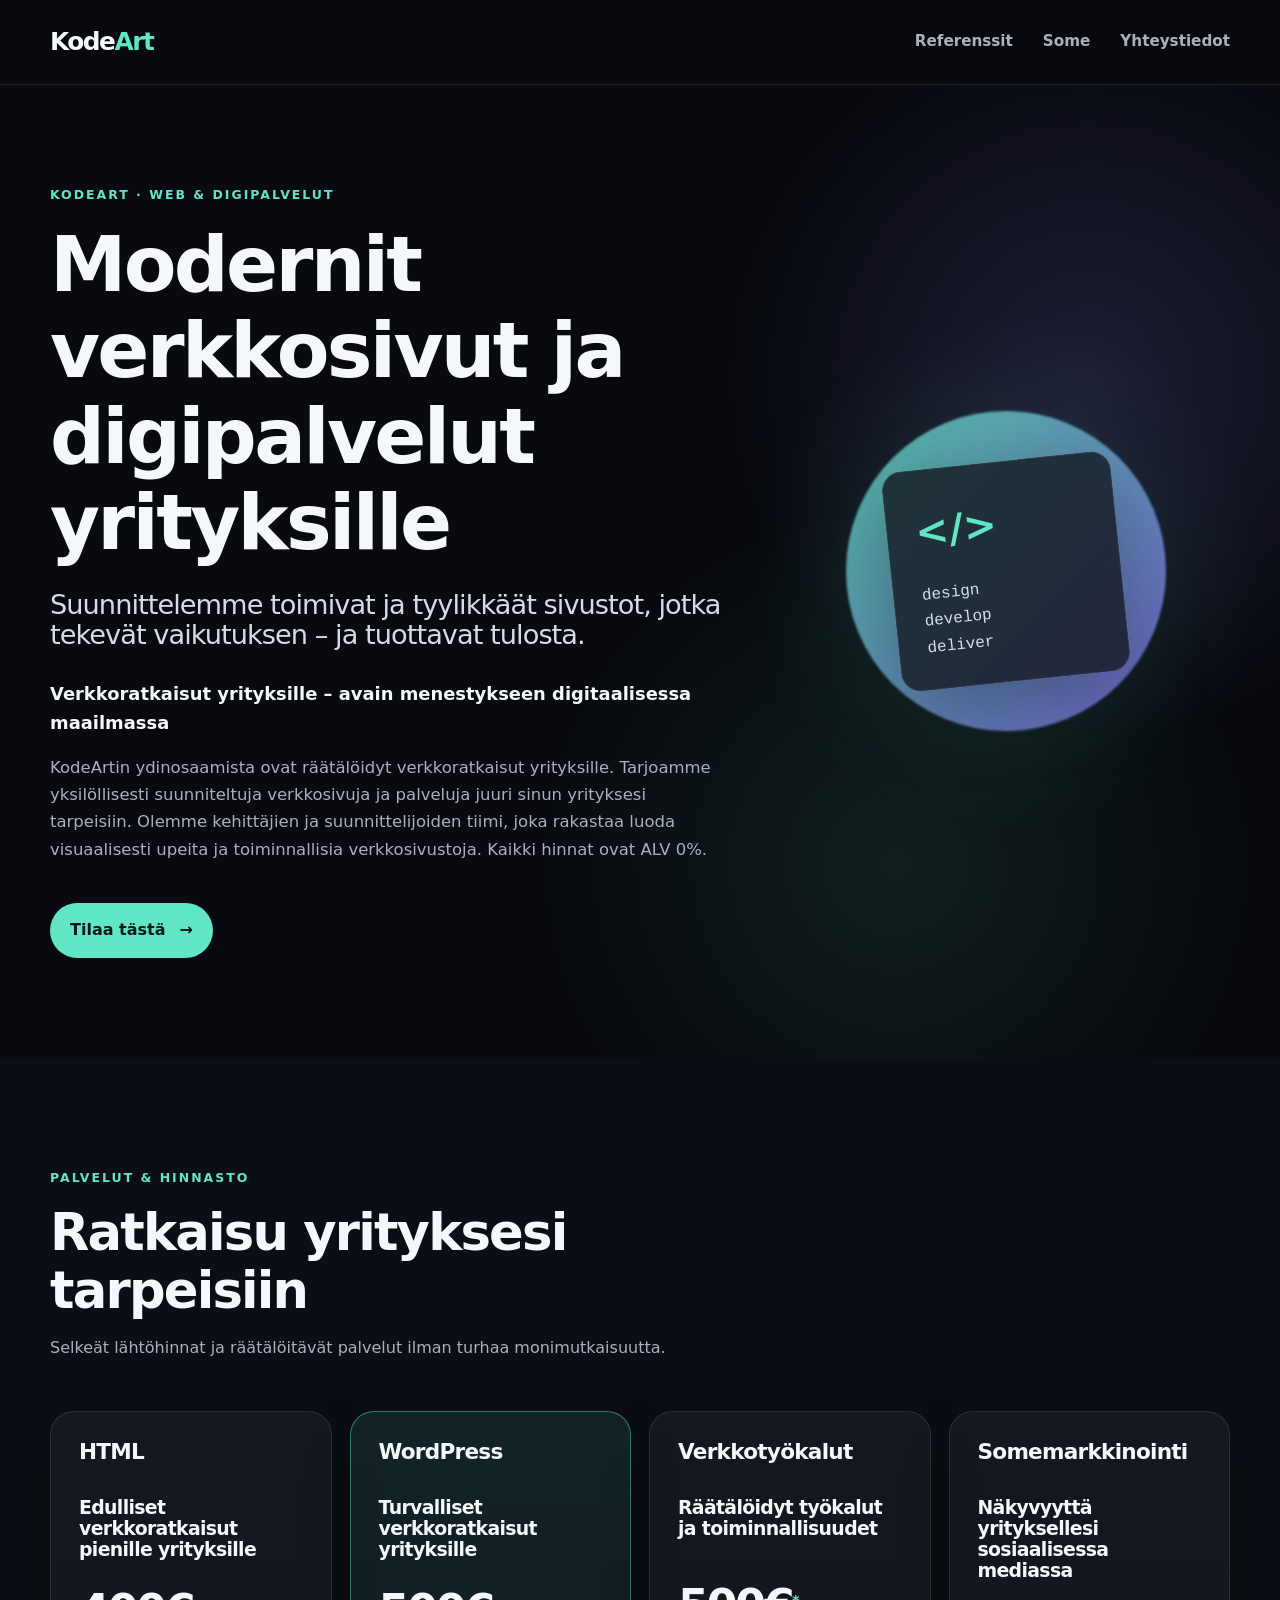
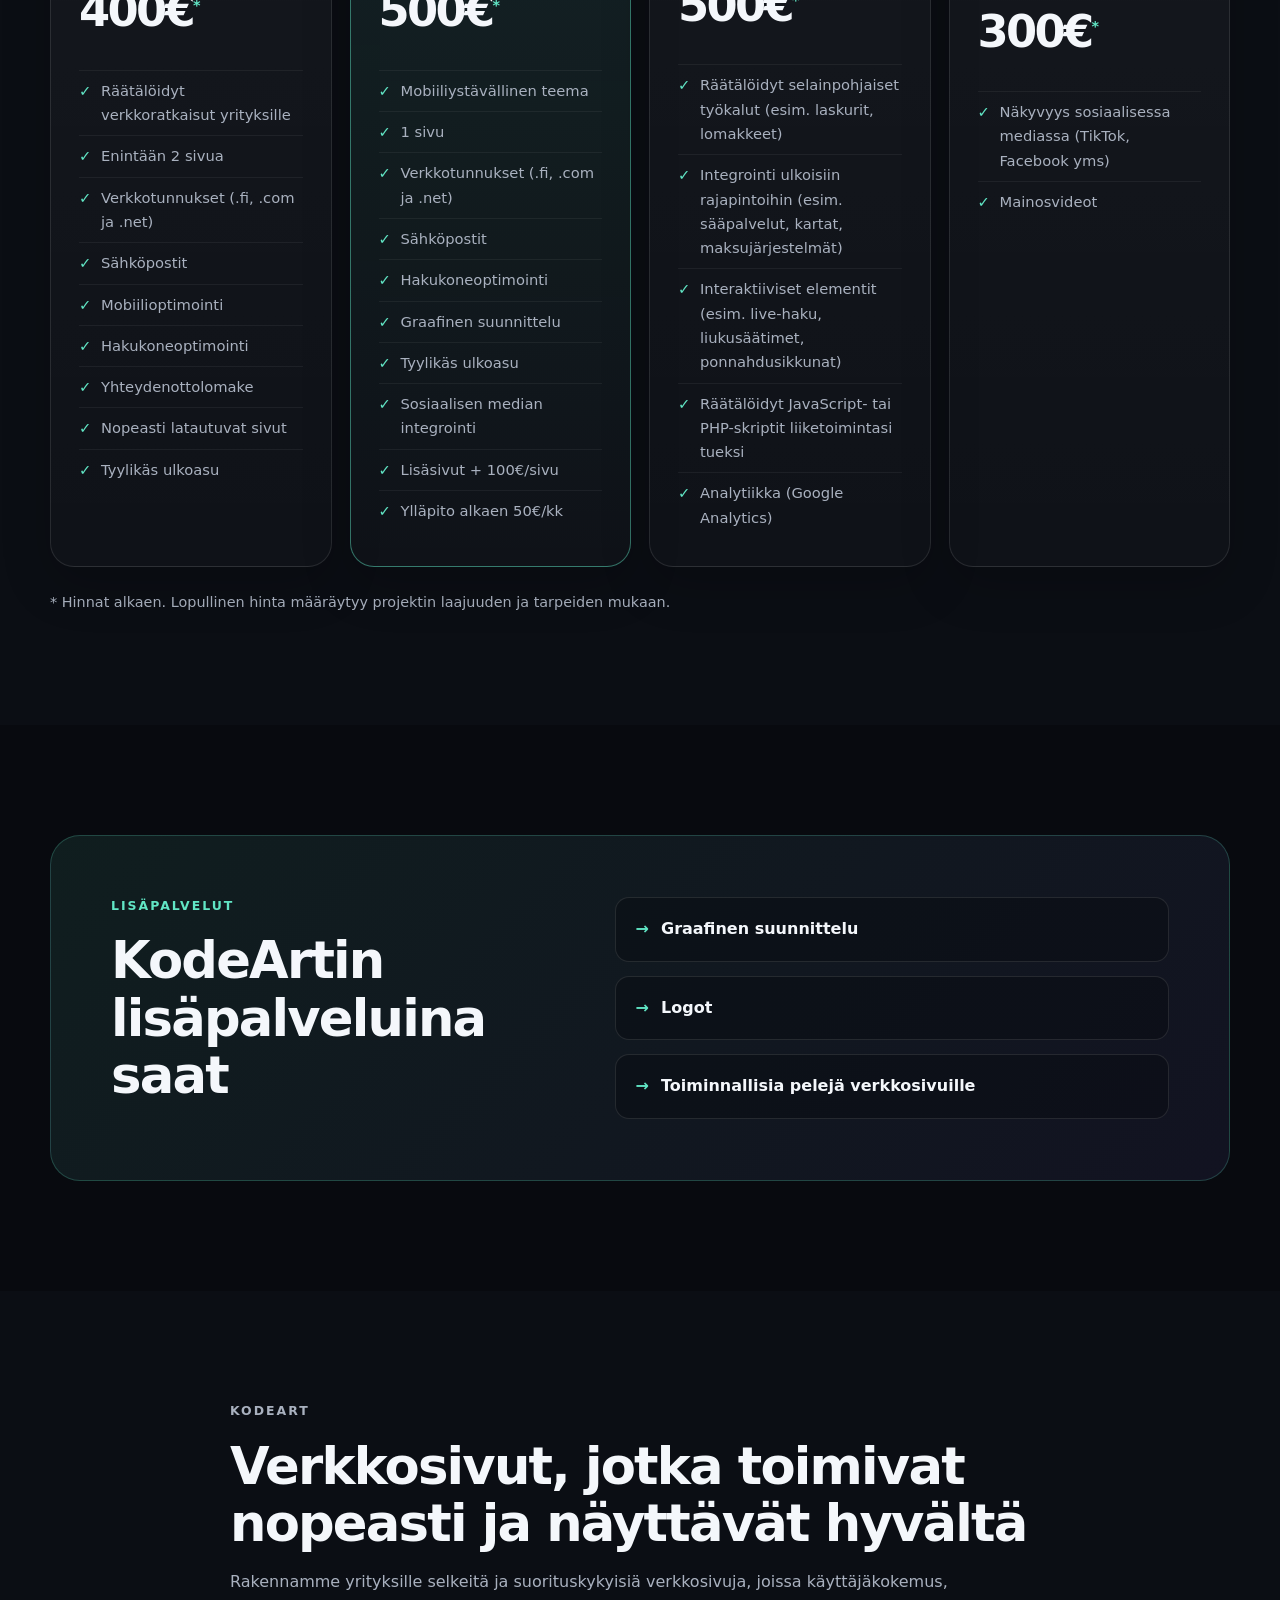
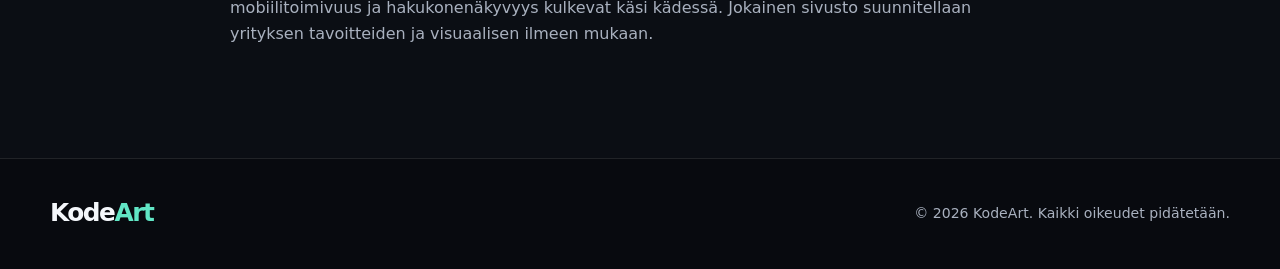
<file: index.html>
<!doctype html>
<html lang="fi">
<head>
  <meta charset="utf-8">
  <meta name="viewport" content="width=device-width, initial-scale=1">
  <title>KodeArt | Modernit verkkosivut ja digipalvelut yrityksille</title>
  <meta name="description" content="KodeArt suunnittelee moderneja, nopeita ja tyylikkäitä verkkosivuja ja digipalveluja yrityksille. Räätälöidyt verkkoratkaisut, verkkotyökalut ja somemarkkinointi.">
  <meta name="robots" content="index, follow">
  <meta name="theme-color" content="#0b0d12">
  <link rel="canonical" href="https://kodeart.fi/">
  <link rel="stylesheet" href="css/style.css">
</head>
<body>
  <header class="site-header">
    <div class="container nav-wrap">
      <a class="logo" href="index.html" aria-label="KodeArt – etusivu">
        <!-- Vaihda tämä tekstilogo myöhemmin varsinaiseen KodeArt-logoon. -->
        <span>Kode</span><strong>Art</strong>
      </a>

      <nav class="main-nav" aria-label="Päänavigaatio">
        <a href="referenssit.html">Referenssit</a>
        <!-- <a href="pelialue.html">Pelialue</a> -->
        <a href="some.html">Some</a>
        <a href="yhteystiedot.html">Yhteystiedot</a>
      </nav>
    </div>
  </header>

  <main>
    <section class="hero" aria-labelledby="hero-title">
      <div class="container hero-grid">
        <div class="hero-copy">
          <p class="eyebrow">KODEART · WEB &amp; DIGIPALVELUT</p>
          <h1 id="hero-title">Modernit verkkosivut ja digipalvelut yrityksille</h1>
          <h2>Suunnittelemme toimivat ja tyylikkäät sivustot, jotka tekevät vaikutuksen – ja tuottavat tulosta.</h2>
          <div class="intro-copy">
            <p><strong>Verkkoratkaisut yrityksille – avain menestykseen digitaalisessa maailmassa</strong></p>
            <p>KodeArtin ydinosaamista ovat räätälöidyt verkkoratkaisut yrityksille. Tarjoamme yksilöllisesti suunniteltuja verkkosivuja ja palveluja juuri sinun yrityksesi tarpeisiin. Olemme kehittäjien ja suunnittelijoiden tiimi, joka rakastaa luoda visuaalisesti upeita ja toiminnallisia verkkosivustoja. Kaikki hinnat ovat ALV 0%.</p>
          </div>
          <a class="button" href="yhteystiedot.html">Tilaa tästä <span aria-hidden="true">→</span></a>
        </div>

        <div class="hero-art" aria-hidden="true">
          <div class="hero-orb"></div>
          <div class="code-card">
            <span>&lt;/&gt;</span>
            <p>design<br>develop<br>deliver</p>
          </div>
        </div>
      </div>
    </section>

    <section class="pricing section" id="palvelut" aria-labelledby="pricing-title">
      <div class="container">
        <div class="section-heading">
          <p class="eyebrow">PALVELUT &amp; HINNASTO</p>
          <h2 id="pricing-title">Ratkaisu yrityksesi tarpeisiin</h2>
          <p>Selkeät lähtöhinnat ja räätälöitävät palvelut ilman turhaa monimutkaisuutta.</p>
        </div>

        <div class="pricing-grid">
          <article class="price-card">
            <div class="card-top">
              <span class="service-number">01</span>
              <h3>HTML</h3>
            </div>
            <h4>Edulliset verkkoratkaisut pienille yrityksille</h4>
            <p class="price">400€<sup>*</sup></p>
            <ul>
              <li>Räätälöidyt verkkoratkaisut yrityksille</li>
              <li>Enintään 2 sivua</li>
              <li>Verkkotunnukset (.fi, .com ja .net)</li>
              <li>Sähköpostit</li>
              <li>Mobiilioptimointi</li>
              <li>Hakukoneoptimointi</li>
              <li>Yhteydenottolomake</li>
              <li>Nopeasti latautuvat sivut</li>
              <li>Tyylikäs ulkoasu</li>
            </ul>
          </article>

          <article class="price-card featured">
            <div class="card-top">
              <span class="service-number">02</span>
              <h3>WordPress</h3>
            </div>
            <h4>Turvalliset verkkoratkaisut yrityksille</h4>
            <p class="price">500€<sup>*</sup></p>
            <ul>
              <li>Mobiiliystävällinen teema</li>
              <li>1 sivu</li>
              <li>Verkkotunnukset (.fi, .com ja .net)</li>
              <li>Sähköpostit</li>
              <li>Hakukoneoptimointi</li>
              <li>Graafinen suunnittelu</li>
              <li>Tyylikäs ulkoasu</li>
              <li>Sosiaalisen median integrointi</li>
              <li>Lisäsivut + 100€/sivu</li>
              <li>Ylläpito alkaen 50€/kk</li>
            </ul>
          </article>

          <article class="price-card">
            <div class="card-top">
              <span class="service-number">03</span>
              <h3>Verkkotyökalut</h3>
            </div>
            <h4>Räätälöidyt työkalut ja toiminnallisuudet</h4>
            <p class="price">500€<sup>*</sup></p>
            <ul>
              <li>Räätälöidyt selainpohjaiset työkalut (esim. laskurit, lomakkeet)</li>
              <li>Integrointi ulkoisiin rajapintoihin (esim. sääpalvelut, kartat, maksujärjestelmät)</li>
              <li>Interaktiiviset elementit (esim. live-haku, liukusäätimet, ponnahdusikkunat)</li>
              <li>Räätälöidyt JavaScript- tai PHP-skriptit liiketoimintasi tueksi</li>
              <li>Analytiikka (Google Analytics)</li>
            </ul>
          </article>

          <article class="price-card">
            <div class="card-top">
              <span class="service-number">04</span>
              <h3>Somemarkkinointi</h3>
            </div>
            <h4>Näkyvyyttä yrityksellesi sosiaalisessa mediassa</h4>
            <p class="price">300€<sup>*</sup></p>
            <ul>
              <li>Näkyvyys sosiaalisessa mediassa (TikTok, Facebook yms)</li>
              <li>Mainosvideot</li>
            </ul>
          </article>
        </div>

        <p class="price-note">* Hinnat alkaen. Lopullinen hinta määräytyy projektin laajuuden ja tarpeiden mukaan.</p>
      </div>
    </section>

    <section class="extras section" aria-labelledby="extras-title">
      <div class="container">
        <div class="extras-box">
          <div>
            <p class="eyebrow">LISÄPALVELUT</p>
            <h2 id="extras-title">KodeArtin lisäpalveluina saat</h2>
          </div>
          <ul class="extras-list">
            <li>Graafinen suunnittelu</li>
            <li>Logot</li>
            <li>Toiminnallisia pelejä verkkosivuille</li>
          </ul>
        </div>
      </div>
    </section>

    <section class="seo-section section" aria-labelledby="seo-title">
      <div class="container narrow">
        <p class="eyebrow">KODEART</p>
        <h2 id="seo-title">Verkkosivut, jotka toimivat nopeasti ja näyttävät hyvältä</h2>
        <p>Rakennamme yrityksille selkeitä ja suorituskykyisiä verkkosivuja, joissa käyttäjäkokemus, mobiilitoimivuus ja hakukonenäkyvyys kulkevat käsi kädessä. Jokainen sivusto suunnitellaan yrityksen tavoitteiden ja visuaalisen ilmeen mukaan.</p>
      </div>
    </section>
  </main>

  <footer class="site-footer">
    <div class="container footer-wrap">
      <a class="logo" href="index.html" aria-label="KodeArt – etusivu"><span>Kode</span><strong>Art</strong></a>
      <p>© 2026 KodeArt. Kaikki oikeudet pidätetään.</p>
    </div>
  </footer>
</body>
</html>
</file>
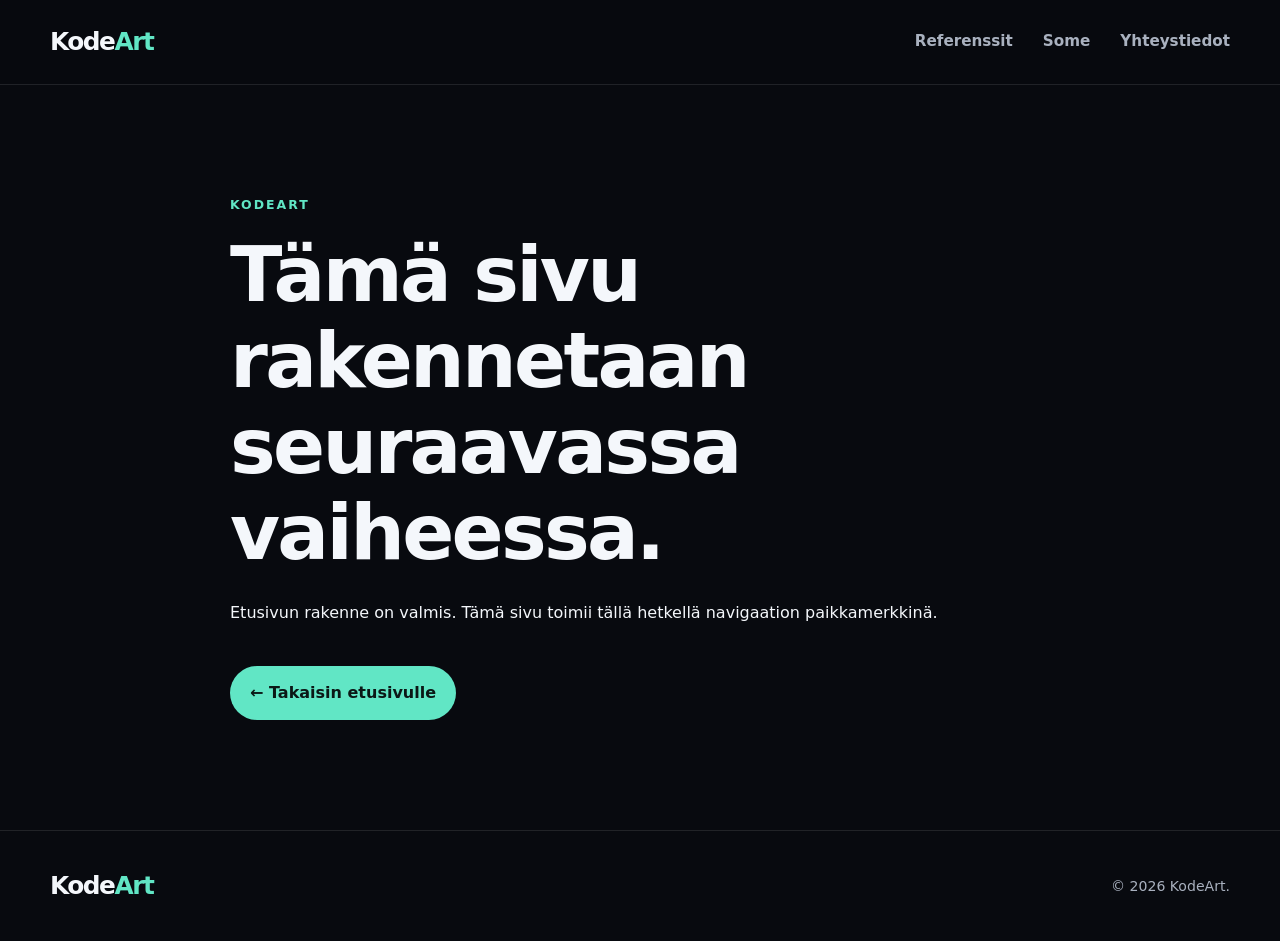
<file: referenssit.html>
<!doctype html>
<html lang="fi">
<head>
  <meta charset="utf-8">
  <meta name="viewport" content="width=device-width, initial-scale=1">
  <title>Referenssit | KodeArt</title>
  <meta name="description" content="KodeArt – modernit verkkosivut ja digipalvelut yrityksille.">
  <link rel="stylesheet" href="css/style.css">
</head>
<body>
  <header class="site-header">
    <div class="container nav-wrap">
      <a class="logo" href="index.html" aria-label="KodeArt – etusivu"><span>Kode</span><strong>Art</strong></a>
      <nav class="main-nav" aria-label="Päänavigaatio">
        <a href="referenssit.html">Referenssit</a>
        <!-- <a href="pelialue.html">Pelialue</a> -->
        <a href="some.html">Some</a>
        <a href="yhteystiedot.html">Yhteystiedot</a>
      </nav>
    </div>
  </header>
  <main class="section">
    <div class="container narrow">
      <p class="eyebrow">KODEART</p>
      <h1>Tämä sivu rakennetaan seuraavassa vaiheessa.</h1>
      <p>Etusivun rakenne on valmis. Tämä sivu toimii tällä hetkellä navigaation paikkamerkkinä.</p>
      <a class="button" href="index.html">← Takaisin etusivulle</a>
    </div>
  </main>
  <footer class="site-footer"><div class="container footer-wrap"><a class="logo" href="index.html"><span>Kode</span><strong>Art</strong></a><p>© 2026 KodeArt.</p></div></footer>
</body>
</html>
</file>
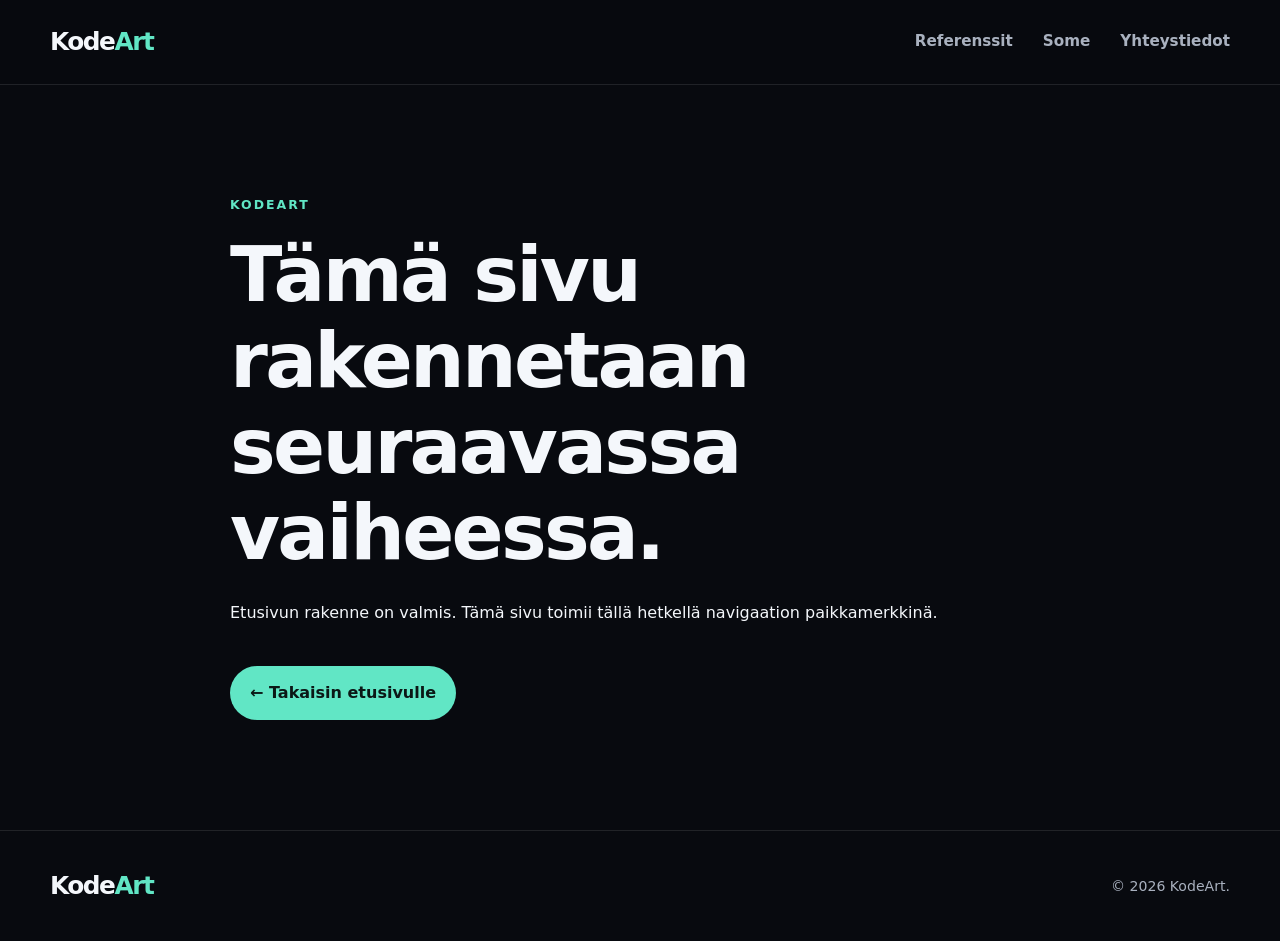
<file: some.html>
<!doctype html>
<html lang="fi">
<head>
  <meta charset="utf-8">
  <meta name="viewport" content="width=device-width, initial-scale=1">
  <title>Some | KodeArt</title>
  <meta name="description" content="KodeArt – modernit verkkosivut ja digipalvelut yrityksille.">
  <link rel="stylesheet" href="css/style.css">
</head>
<body>
  <header class="site-header">
    <div class="container nav-wrap">
      <a class="logo" href="index.html" aria-label="KodeArt – etusivu"><span>Kode</span><strong>Art</strong></a>
      <nav class="main-nav" aria-label="Päänavigaatio">
        <a href="referenssit.html">Referenssit</a>
        <!-- <a href="pelialue.html">Pelialue</a> -->
        <a href="some.html">Some</a>
        <a href="yhteystiedot.html">Yhteystiedot</a>
      </nav>
    </div>
  </header>
  <main class="section">
    <div class="container narrow">
      <p class="eyebrow">KODEART</p>
      <h1>Tämä sivu rakennetaan seuraavassa vaiheessa.</h1>
      <p>Etusivun rakenne on valmis. Tämä sivu toimii tällä hetkellä navigaation paikkamerkkinä.</p>
      <a class="button" href="index.html">← Takaisin etusivulle</a>
    </div>
  </main>
  <footer class="site-footer"><div class="container footer-wrap"><a class="logo" href="index.html"><span>Kode</span><strong>Art</strong></a><p>© 2026 KodeArt.</p></div></footer>
</body>
</html>
</file>
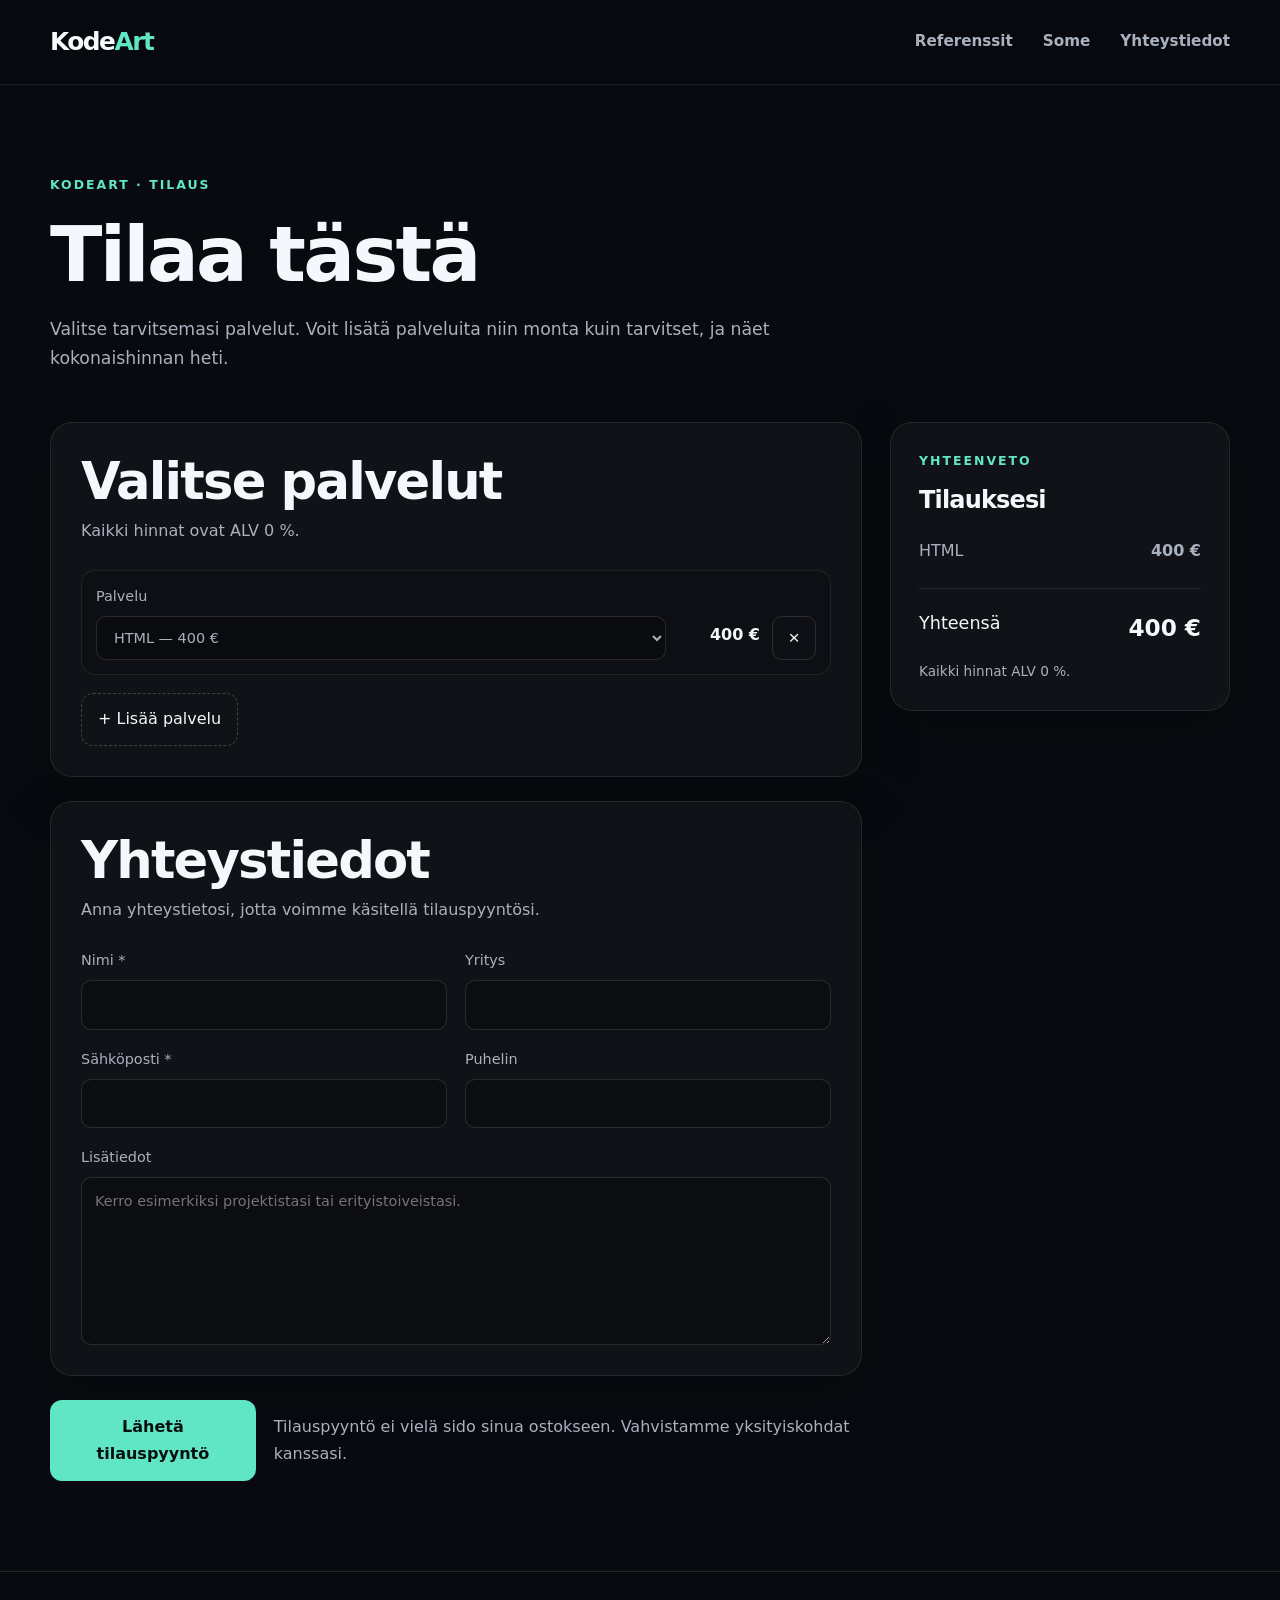
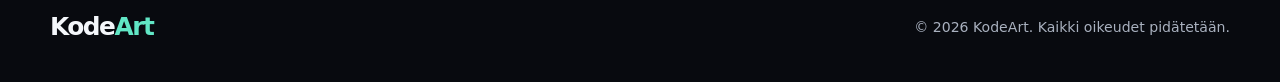
<file: yhteystiedot.html>
<!doctype html>
<html lang="fi">
<head>
  <meta charset="utf-8">
  <meta name="viewport" content="width=device-width, initial-scale=1">
  <title>Tilaa tästä | KodeArt</title>
  <meta name="description" content="Valitse KodeArtin palvelut ja näe tilauksen hinta heti. Hinnat ovat ALV 0 %.">
  <link rel="stylesheet" href="css/style.css">
  <link rel="stylesheet" href="css/order.css">
</head>
<body>
  <header class="site-header">
    <div class="container nav-wrap">
      <a class="logo" href="index.html" aria-label="KodeArt – etusivu"><span>Kode</span><strong>Art</strong></a>
      <nav class="main-nav" aria-label="Päänavigaatio">
        <a href="referenssit.html">Referenssit</a>
        <!-- <a href="pelialue.html">Pelialue</a> -->
        <a href="some.html">Some</a>
        <a href="yhteystiedot.html" aria-current="page">Yhteystiedot</a>
      </nav>
    </div>
  </header>

  <main class="order-page">
    <section class="order-intro">
      <p class="eyebrow">KODEART · TILAUS</p>
      <h1>Tilaa tästä</h1>
      <p>Valitse tarvitsemasi palvelut. Voit lisätä palveluita niin monta kuin tarvitset, ja näet kokonaishinnan heti.</p>
    </section>

    <section class="order-layout" aria-labelledby="services-title">
      <form id="orderForm" class="order-form">
        <div class="order-card">
          <div class="section-heading">
            <h2 id="services-title">Valitse palvelut</h2>
            <p>Kaikki hinnat ovat ALV 0 %.</p>
          </div>
          <div id="serviceRows" class="service-rows"></div>
          <button type="button" id="addService" class="add-service">+ Lisää palvelu</button>
        </div>

        <div class="order-card customer-card">
          <div class="section-heading">
            <h2>Yhteystiedot</h2>
            <p>Anna yhteystietosi, jotta voimme käsitellä tilauspyyntösi.</p>
          </div>
          <div class="form-grid">
            <label>Nimi *<input type="text" name="name" required autocomplete="name"></label>
            <label>Yritys<input type="text" name="company" autocomplete="organization"></label>
            <label>Sähköposti *<input type="email" name="email" required autocomplete="email"></label>
            <label>Puhelin<input type="tel" name="phone" autocomplete="tel"></label>
          </div>
          <label>Lisätiedot<textarea name="message" rows="6" placeholder="Kerro esimerkiksi projektistasi tai erityistoiveistasi."></textarea></label>
        </div>

        <div class="order-actions">
          <button type="submit" class="primary-button">Lähetä tilauspyyntö</button>
          <p class="form-note">Tilauspyyntö ei vielä sido sinua ostokseen. Vahvistamme yksityiskohdat kanssasi.</p>
        </div>
      </form>

      <aside class="order-summary" aria-labelledby="summary-title">
        <p class="eyebrow">YHTEENVETO</p>
        <h2 id="summary-title">Tilauksesi</h2>
        <div id="summaryItems" class="summary-items"><p class="summary-empty">Ei valittuja palveluita.</p></div>
        <div class="summary-total"><span>Yhteensä</span><strong id="totalPrice">0 €</strong></div>
        <p class="vat-note">Kaikki hinnat ALV 0 %.</p>
      </aside>
    </section>
  </main>

  <footer class="site-footer"><div class="container footer-wrap"><a class="logo" href="index.html"><span>Kode</span><strong>Art</strong></a><p>© 2026 KodeArt. Kaikki oikeudet pidätetään.</p></div></footer>
  <script src="js/order.js"></script>
</body>
</html>
</file>
<file: css/style.css>
:root {
  --bg: #080a0f;
  --surface: #10131a;
  --surface-2: #151922;
  --text: #f4f7fb;
  --muted: #a9b1bf;
  --line: rgba(255,255,255,.10);
  --accent: #61e6c5;
  --accent-2: #8c7cff;
  --accent-dark: #0b1816;
  --max-width: 1180px;
  --radius: 24px;
  --shadow: 0 24px 80px rgba(0,0,0,.30);
}

* { box-sizing: border-box; }
html { scroll-behavior: smooth; }
body {
  margin: 0;
  color: var(--text);
  background: var(--bg);
  font-family: Inter, ui-sans-serif, system-ui, -apple-system, BlinkMacSystemFont, "Segoe UI", sans-serif;
  line-height: 1.65;
  -webkit-font-smoothing: antialiased;
}

a { color: inherit; text-decoration: none; }
img { max-width: 100%; display: block; }

.container { width: min(calc(100% - 40px), var(--max-width)); margin-inline: auto; }
.narrow { max-width: 820px; }
.section { padding: 110px 0; }

.site-header {
  position: sticky;
  top: 0;
  z-index: 20;
  background: rgba(8,10,15,.82);
  border-bottom: 1px solid var(--line);
  backdrop-filter: blur(18px);
}
.nav-wrap {
  min-height: 84px;
  display: flex;
  align-items: center;
  justify-content: space-between;
  gap: 32px;
}
.logo { font-size: 1.55rem; font-weight: 800; letter-spacing: -.06em; }
.logo strong { color: var(--accent); }
.main-nav { display: flex; align-items: center; gap: 30px; }
.main-nav a { color: var(--muted); font-size: .95rem; font-weight: 600; transition: color .2s ease; }
.main-nav a:hover, .main-nav a:focus-visible { color: var(--accent); }

.hero {
  position: relative;
  overflow: hidden;
  min-height: 720px;
  display: flex;
  align-items: center;
  background:
    radial-gradient(circle at 85% 30%, rgba(140,124,255,.16), transparent 28%),
    radial-gradient(circle at 70% 80%, rgba(97,230,197,.09), transparent 30%);
}
.hero-grid { display: grid; grid-template-columns: minmax(0, 1.2fr) minmax(280px, .8fr); gap: 60px; align-items: center; }
.hero-copy { padding: 100px 0; }
.eyebrow { margin: 0 0 16px; color: var(--accent); font-size: .78rem; font-weight: 800; letter-spacing: .16em; }
h1, h2, h3, h4 { line-height: 1.12; letter-spacing: -.035em; }
h1 { max-width: 850px; margin: 0 0 24px; font-size: clamp(3rem, 6vw, 5.6rem); }
.hero h2 { max-width: 760px; margin: 0 0 28px; color: #d6dbe4; font-size: clamp(1.25rem, 2.2vw, 1.7rem); font-weight: 500; }
.intro-copy { max-width: 760px; color: var(--muted); font-size: 1.03rem; }
.intro-copy strong { color: var(--text); font-size: 1.12rem; }
.button {
  display: inline-flex; align-items: center; gap: 14px; margin-top: 24px; padding: 14px 20px;
  color: var(--accent-dark); background: var(--accent); border-radius: 999px; font-weight: 800;
  transition: transform .2s ease, box-shadow .2s ease;
}
.button:hover, .button:focus-visible { transform: translateY(-2px); box-shadow: 0 12px 35px rgba(97,230,197,.22); }
.hero-art { min-height: 420px; position: relative; display: grid; place-items: center; }
.hero-orb { width: 320px; aspect-ratio: 1; border-radius: 50%; background: linear-gradient(135deg, rgba(97,230,197,.9), rgba(140,124,255,.85)); filter: blur(1px); opacity: .88; box-shadow: 0 0 130px rgba(97,230,197,.18); }
.code-card { position: absolute; width: 230px; padding: 28px; border: 1px solid var(--line); border-radius: 20px; background: rgba(16,19,26,.78); box-shadow: var(--shadow); transform: rotate(-6deg); }
.code-card span { color: var(--accent); font-size: 2.5rem; font-weight: 900; }
.code-card p { margin: 18px 0 0; color: #d8deea; font-family: ui-monospace, SFMono-Regular, Menlo, monospace; }

.section-heading { max-width: 700px; margin-bottom: 50px; }
.section-heading h2, .seo-section h2, .extras-box h2 { margin: 0 0 16px; font-size: clamp(2.1rem, 4vw, 3.5rem); }
.section-heading > p:last-child, .seo-section p:last-child { margin: 0; color: var(--muted); }
.pricing { background: #0b0e14; }
.pricing-grid { display: grid; grid-template-columns: repeat(4, 1fr); gap: 18px; }
.price-card {
  position: relative; display: flex; flex-direction: column; padding: 28px;
  min-height: 570px; border: 1px solid var(--line); border-radius: var(--radius);
  background: linear-gradient(180deg, rgba(255,255,255,.045), rgba(255,255,255,.018));
  box-shadow: 0 18px 50px rgba(0,0,0,.18);
}
.price-card.featured { border-color: rgba(97,230,197,.45); background: linear-gradient(180deg, rgba(97,230,197,.10), rgba(255,255,255,.018)); }
.card-top { display: flex; align-items: center; justify-content: space-between; gap: 15px; }
.card-top h3 { margin: 0; font-size: 1.35rem; }
.service-number {display: none }
.price-card h4 { margin: 32px 0 14px; min-height: 58px; font-size: 1.18rem; }
.price { margin: 0 0 22px; font-size: 2.8rem; font-weight: 850; letter-spacing: -.06em; }
.price sup { color: var(--accent); font-size: .9rem; }
.price-card ul { margin: 0; padding: 0; list-style: none; color: var(--muted); font-size: .92rem; }
.price-card li { position: relative; padding: 8px 0 8px 22px; border-top: 1px solid rgba(255,255,255,.055); }
.price-card li::before { content: "✓"; position: absolute; left: 0; color: var(--accent); font-weight: 800; }
.price-note { margin: 24px 0 0; color: var(--muted); font-size: .9rem; }

.extras { background: var(--bg); }
.extras-box { display: grid; grid-template-columns: .9fr 1.1fr; gap: 50px; align-items: center; padding: 60px; border: 1px solid rgba(97,230,197,.22); border-radius: 30px; background: linear-gradient(135deg, rgba(97,230,197,.09), rgba(140,124,255,.08)); }
.extras-list { display: grid; gap: 14px; margin: 0; padding: 0; list-style: none; }
.extras-list li { padding: 18px 20px; border: 1px solid var(--line); border-radius: 14px; background: rgba(8,10,15,.42); font-weight: 700; }
.extras-list li::before { content: "→"; margin-right: 12px; color: var(--accent); }

.seo-section { background: #0b0e14; }
.seo-section p { color: var(--muted); }
.site-footer { border-top: 1px solid var(--line); }
.footer-wrap { min-height: 110px; display: flex; align-items: center; justify-content: space-between; gap: 20px; }
.footer-wrap p { margin: 0; color: var(--muted); font-size: .88rem; }

@media (max-width: 1050px) {
  .pricing-grid { grid-template-columns: repeat(2, 1fr); }
  .price-card { min-height: 0; }
}

@media (max-width: 760px) {
  .container { width: min(calc(100% - 28px), var(--max-width)); }
  .nav-wrap { min-height: auto; padding: 18px 0; align-items: flex-start; }
  .main-nav { flex-wrap: wrap; justify-content: flex-end; gap: 10px 18px; }
  .main-nav a { font-size: .88rem; }
  .hero-grid { grid-template-columns: 1fr; gap: 0; }
  .hero-copy { padding: 80px 0 30px; }
  .hero-art { min-height: 280px; padding-bottom: 60px; }
  .hero-orb { width: 220px; }
  .code-card { width: 190px; padding: 22px; }
  .section { padding: 80px 0; }
  .pricing-grid { grid-template-columns: 1fr; }
  .extras-box { grid-template-columns: 1fr; padding: 34px 24px; gap: 28px; }
  .footer-wrap { padding: 25px 0; flex-direction: column; align-items: flex-start; }
}

@media (prefers-reduced-motion: reduce) {
  html { scroll-behavior: auto; }
  *, *::before, *::after { transition: none !important; }
}
</file>
<file: css/order.css>
/* Tilaa tästä -sivun tyylit */
.order-page { width: min(1180px, calc(100% - 40px)); margin: 0 auto; padding: 90px 0; }
.order-intro { max-width: 760px; margin-bottom: 48px; }
.order-intro h1 { margin: 0 0 16px; }
.order-intro p:not(.eyebrow) { color: var(--muted); font-size: 1.08rem; line-height: 1.7; }
.order-layout { display: grid; grid-template-columns: minmax(0,1fr) 340px; gap: 28px; align-items: start; }
.order-form { display: grid; gap: 24px; }
.order-card,.order-summary { border: 1px solid rgba(255,255,255,.09); border-radius: 22px; background: rgba(255,255,255,.035); box-shadow: 0 18px 55px rgba(0,0,0,.18); }
.order-card { padding: 30px; }
.section-heading { margin-bottom: 26px; }
.section-heading h2,.order-summary h2 { margin: 0 0 8px; }
.section-heading p,.form-note,.vat-note { color: var(--muted); margin: 0; }
.service-rows { display: grid; gap: 12px; }
.service-row { display: grid; grid-template-columns: minmax(0,1fr) auto 44px; gap: 12px; align-items: end; padding: 14px; border: 1px solid rgba(255,255,255,.08); border-radius: 14px; background: rgba(0,0,0,.12); }
.service-row label,.form-grid label,.customer-card > label { display: grid; gap: 7px; color: var(--muted); font-size: .9rem; }
.service-row select,.form-grid input,.customer-card textarea { width: 100%; box-sizing: border-box; border: 1px solid rgba(255,255,255,.12); border-radius: 10px; background: rgba(0,0,0,.25); color: inherit; padding: 12px 13px; font: inherit; }
.service-row select option { color: #111; }
.service-price { min-width: 82px; padding-bottom: 12px; text-align: right; font-weight: 700; }
.remove-service { width: 44px; height: 44px; border: 1px solid rgba(255,255,255,.12); border-radius: 10px; background: transparent; color: inherit; cursor: pointer; font-size: 1.2rem; }
.remove-service:hover { background: rgba(255,255,255,.08); }
.add-service { margin-top: 18px; border: 1px dashed rgba(255,255,255,.2); border-radius: 12px; padding: 12px 16px; background: transparent; color: inherit; cursor: pointer; font: inherit; }
.add-service:hover { background: rgba(255,255,255,.05); }
.form-grid { display: grid; grid-template-columns: 1fr 1fr; gap: 18px; margin-bottom: 18px; }
.customer-card textarea { resize: vertical; min-height: 130px; }
.order-summary { position: sticky; top: 24px; padding: 28px; }
.summary-items { display: grid; gap: 10px; margin: 24px 0; }
.summary-item { display: flex; justify-content: space-between; gap: 15px; color: var(--muted); }
.summary-empty { color: var(--muted); }
.summary-total { display: flex; justify-content: space-between; gap: 15px; padding-top: 20px; border-top: 1px solid rgba(255,255,255,.1); font-size: 1.1rem; }
.summary-total strong { font-size: 1.45rem; }
.vat-note { margin-top: 12px; font-size: .85rem; }
.order-actions { display: flex; align-items: center; gap: 18px; }
.primary-button { border: 0; border-radius: 12px; padding: 14px 22px; background: var(--accent, #7ce7d8); color: #08100f; font: inherit; font-weight: 800; cursor: pointer; }
@media (max-width:850px) { .order-layout { grid-template-columns: 1fr; } .order-summary { position: static; } }
@media (max-width:620px) { .order-page { width: min(100% - 28px,1180px); padding: 60px 0; } .order-card,.order-summary { padding: 22px; } .service-row { grid-template-columns: 1fr auto; } .service-price { grid-column: 1; padding-bottom: 0; text-align: left; } .remove-service { grid-column: 2; grid-row: 1 / span 2; } .form-grid { grid-template-columns: 1fr; } .order-actions { align-items: stretch; flex-direction: column; } }
</file>
